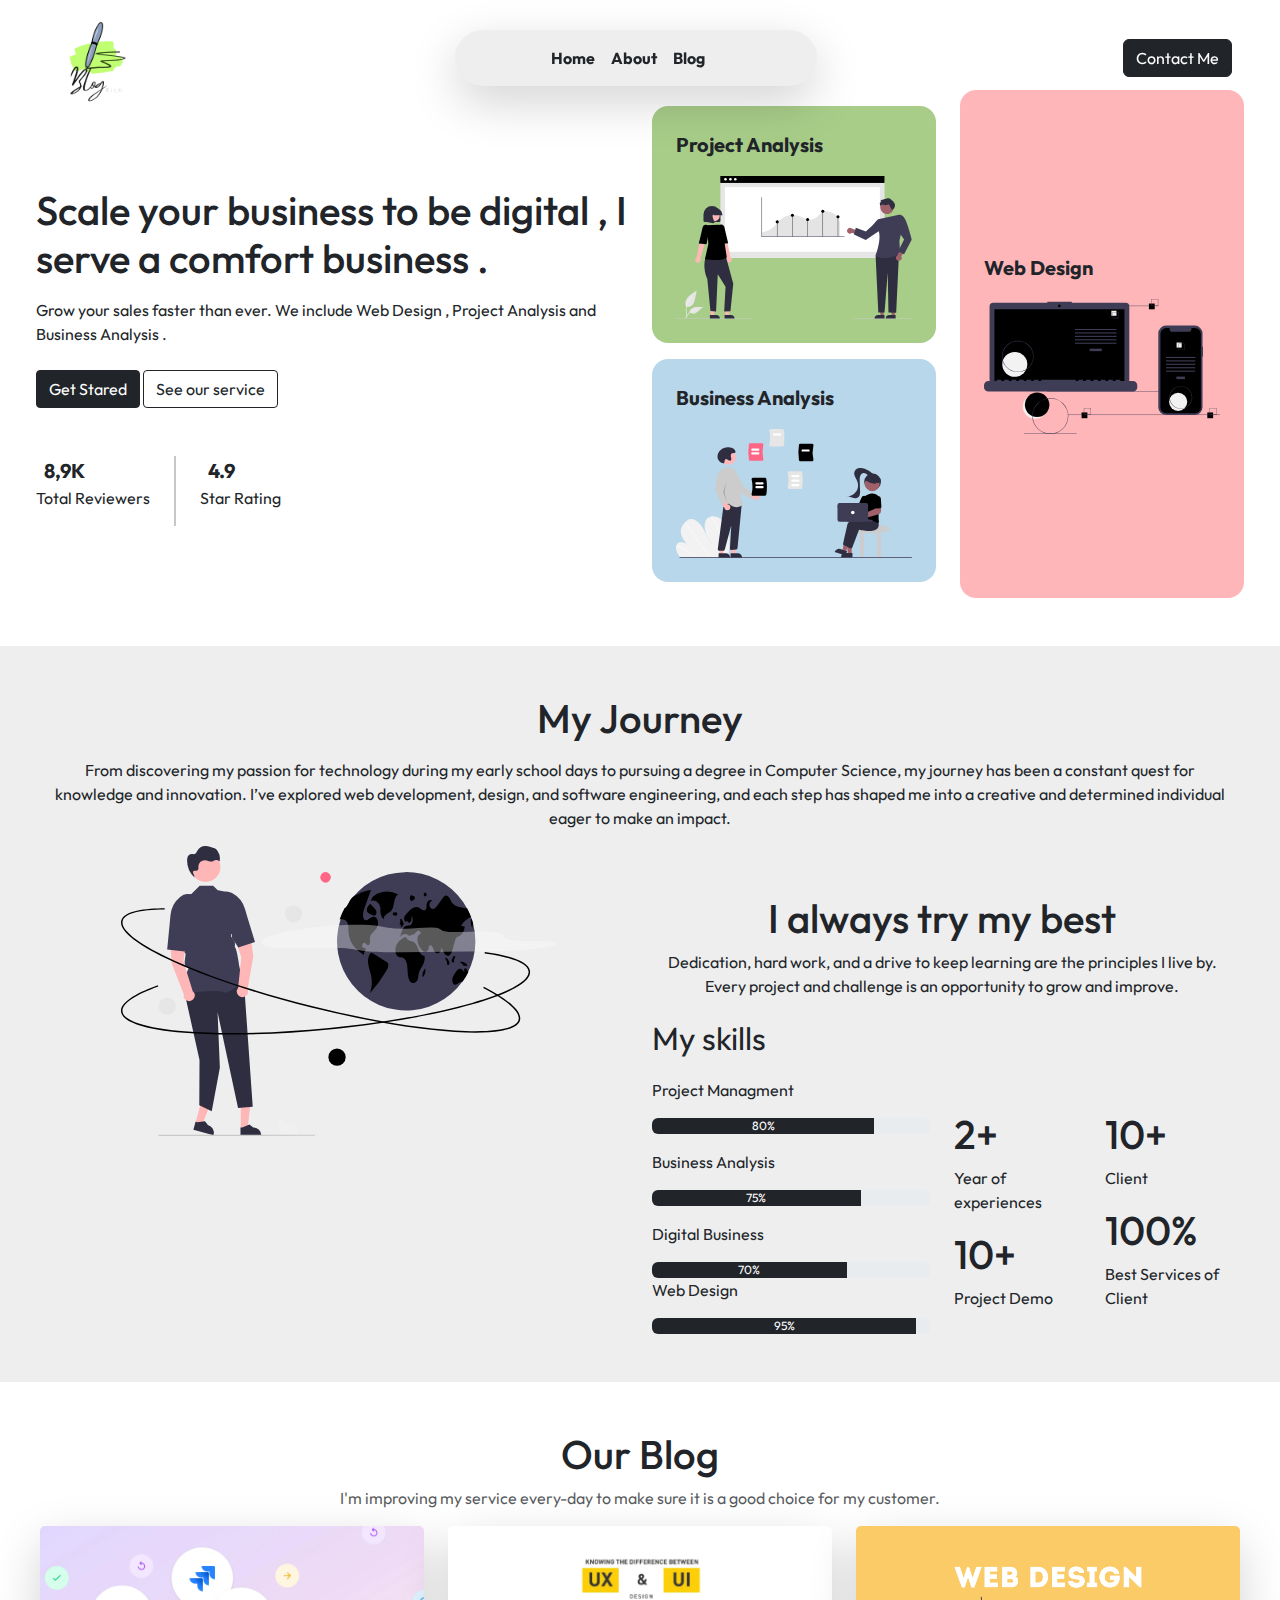
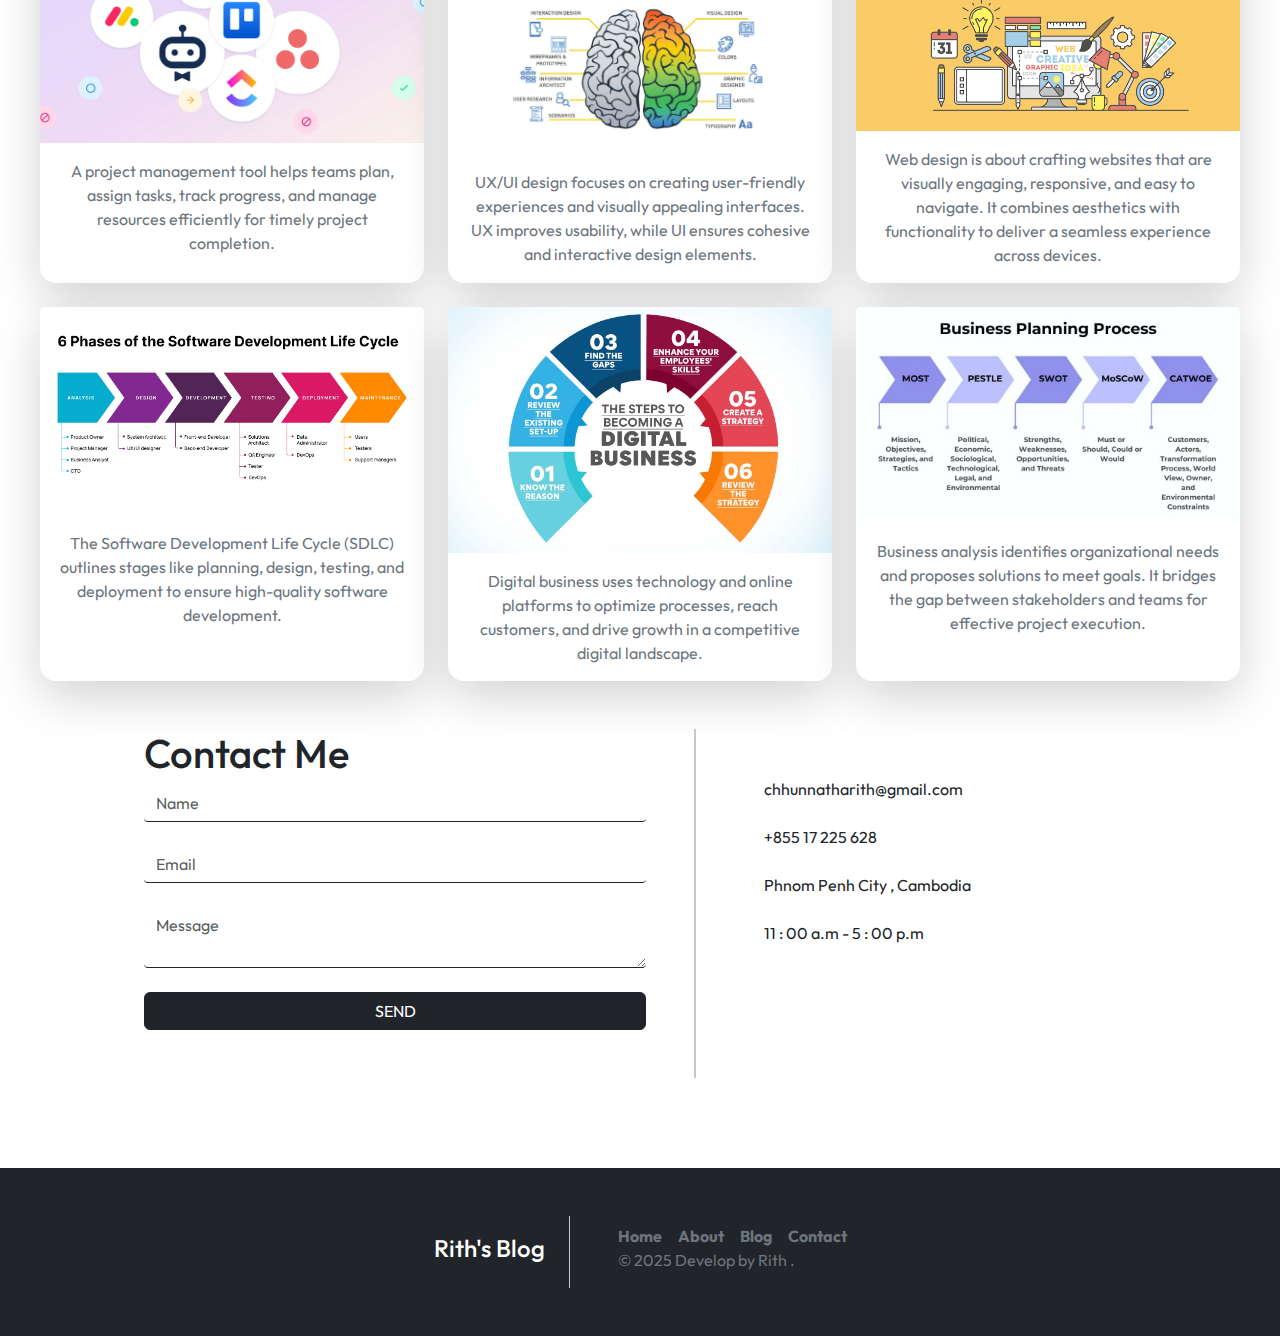
<file: Code/boostrap/blog-website/index.html>
<!DOCTYPE html>
<html lang="en">

<head>
    <meta charset="UTF-8">
    <meta name="viewport" content="width=device-width, initial-scale=1.0">
    <title>Blog 1990</title>
    <link rel="preconnect" href="https://fonts.googleapis.com">
    <link rel="preconnect" href="https://fonts.gstatic.com" crossorigin>
    <link href="https://fonts.googleapis.com/css2?family=Outfit:wght@100..900&display=swap" rel="stylesheet">
    <link rel="stylesheet" href="./index.css">
    <link rel="stylesheet" href="https://cdnjs.cloudflare.com/ajax/libs/font-awesome/6.7.1/css/all.min.css"
        integrity="sha512-5Hs3dF2AEPkpNAR7UiOHba+lRSJNeM2ECkwxUIxC1Q/FLycGTbNapWXB4tP889k5T5Ju8fs4b1P5z/iB4nMfSQ=="
        crossorigin="anonymous" referrerpolicy="no-referrer" />
    <link href="https://cdn.jsdelivr.net/npm/bootstrap@5.3.3/dist/css/bootstrap.min.css" rel="stylesheet"
        integrity="sha384-QWTKZyjpPEjISv5WaRU9OFeRpok6YctnYmDr5pNlyT2bRjXh0JMhjY6hW+ALEwIH" crossorigin="anonymous">
    <script src="https://cdn.jsdelivr.net/npm/bootstrap@5.3.3/dist/js/bootstrap.bundle.min.js"
        integrity="sha384-YvpcrYf0tY3lHB60NNkmXc5s9fDVZLESaAA55NDzOxhy9GkcIdslK1eN7N6jIeHz"
        crossorigin="anonymous"></script>
    <script src="index.js"></script>
</head>

<body>
    <div id="home" class="container-fluid-0 overflow-x-hidden">
        <nav class="navbar text-dark fixed-top px-lg-5 d-flex">
            <a href="#home">
                <img src="../blog-website/image/Blog-removebg-preview.png" alt="" style="width: 100px;">
            </a>
            <div style="background-color: #EEEEEE" ;
                class=" d-flex justify-content-center align-items-center border border-0 rounded-5 p-3 shadow-lg px-lg-5">
                <ul class="d-flex flex-row list-group px-lg-5">
                    <a href="#home" class="nav-link fw-bold">Home</a>
                    <a href="#about" class="nav-link fw-bold mx-3">About</a>
                    <a href="#blog" class="nav-link fw-bold me-3">Blog</a>
                    <a href="#contact" class="nav-link fw-bold d-lg-none d-sm-block">Contact</a>
                </ul>
            </div>
            <div>
                <a class="btn btn-dark d-none d-lg-block" href="#contact">Contact Me</a>
            </div>
        </nav>
        <main class="" style="padding: 7% 0%">
            <!-- home -->
            <div class="row mx-lg-4 mx-2">
                <div class="col-lg-6 col-md-12 mt-5 pt-5">
                    <h1>Scale your business to be digital , I serve a comfort business . </h1>
                    <p class="my-3">Grow your sales faster than ever. We include Web Design , Project Analysis and
                        Business
                        Analysis
                        .
                    </p>
                    <!-- btn group -->
                    <div class="mt-4">
                        <button class="btn btn-dark rounded-1">Get Stared</button>
                        <button class="btn btn-outline-dark rounded-1">See our service</button>
                    </div>
                    <div class="d-flex mt-5">
                        <div class="d-flex flex-column align-items-start">
                            <div class="d-flex align-items-center fs-5 fw-bold">
                                <i class="fa-regular fa-user"></i>
                                <p class="m-auto ms-2">8,9K</p>
                            </div>
                            <p>Total Reviewers</p>
                        </div>
                        <div class="border border-secondary-subtle mx-4"></div>
                        <div class="d-flex flex-column align-items-start">
                            <div class="d-flex align-items-center fs-5 fw-bold">
                                <i class="fa-solid fa-star-of-life"></i>
                                <p class="m-auto ms-2">4.9</p>
                            </div>
                            <p>Star Rating</p>
                        </div>
                    </div>
                </div>
                <div class="col-lg-6 col-md-12 col-sm-12">
                    <div class="row">
                        <div class="col-lg-6 col-md-6 col-sm-12">
                            <div class="row my-3">
                                <div class="col-12 mb-3">
                                    <div class="border-0 rounded-4 p-4" style="background-color: #A8CD89;">
                                        <p class="fw-bold fs-5 mb-3">Project Analysis</p>
                                        <img src="../blog-website/image/business.svg" alt="Project Analysis"
                                            class="w-100 img-fluid">
                                    </div>
                                </div>
                                <div class="col-12">
                                    <div class="border-0 rounded-4 p-4" style="background-color: #B9D7EA;">
                                        <p class="fw-bold fs-5 mb-3">Business Analysis</p>
                                        <img src="../blog-website/image/management.svg" alt="Business Analysis"
                                            class="w-100 img-fluid">
                                    </div>
                                </div>
                            </div>
                        </div>
                        <div class="col-lg-6 col-md-6 col-sm-12">
                            <div class="border-0 rounded-4 h-100 p-4 d-flex flex-column justify-content-center"
                                style="background-color: #FFB6B9;">
                                <p class="fw-bold fs-5 mb-3">Web Design</p>
                                <img src="../blog-website/image/website.svg" alt="Web Design" class="w-100">
                            </div>
                        </div>
                    </div>
                </div>
            </div>
            <!-- about me -->
            <div id="about" class="text-light my-5 position-relative ">
                <!-- bg about -->
                <!-- <div class="position-absolute w-100 z-n1 top-0" style="height: 30%; background-color: #393E46;"></div> -->
                <div class="row text-center text-dark p-5" style="background-color: #EEEEEE;">
                    <h1 class="mb-3">My Journey</h1>
                    <p class="">
                        From discovering my passion for technology during my early school days to pursuing a degree in
                        Computer Science, my journey has been a constant quest for knowledge and innovation. I’ve
                        explored web development, design, and software engineering, and each step has shaped me into a
                        creative and determined individual eager to make an impact.
                    </p>
                    <div class="col-lg-6">
                        <img src="../blog-website/image/journey.svg" alt="My Journey Image" class="img-fluid w-75">
                    </div>
                    <div class="col-lg-6 mt-5 text-dark">
                        <h1>I always try my best</h1>
                        <p>
                            Dedication, hard work, and a drive to keep learning are the principles I live by. Every
                            project
                            and challenge is an opportunity to grow and improve.
                        </p>
                        <div class="row text-start">
                            <div class="col-lg-6">
                                <p class="fs-2">My skills</p>
                                <div>
                                    <p>Project Managment </p>
                                    <div class="progress" role="progressbar" aria-label="Success example"
                                        aria-valuenow="25" aria-valuemin="0" aria-valuemax="100">

                                        <div class="progress-bar bg-dark text-white" style="width: 80%">80%</div>
                                    </div>
                                </div>
                                <div class="mt-3">
                                    <p>Business Analysis</p>
                                    <div class="progress" role="progressbar" aria-label="Success example"
                                        aria-valuenow="25" aria-valuemin="0" aria-valuemax="100">

                                        <div class="progress-bar bg-dark text-white" style="width: 75%">75%</div>
                                    </div>
                                </div>
                                <div class="mt-3">
                                    <p>Digital Business </p>
                                    <div class="progress" role="progressbar" aria-label="Success example"
                                        aria-valuenow="25" aria-valuemin="0" aria-valuemax="100">

                                        <div class="progress-bar bg-dark text-white" style="width: 70%">70%</div>
                                    </div>
                                </div>
                                <div>
                                    <p>Web Design </p>
                                    <div class="progress" role="progressbar" aria-label="Success example"
                                        aria-valuenow="25" aria-valuemin="0" aria-valuemax="100">

                                        <div class="progress-bar bg-dark text-white" style="width: 95%">95%</div>
                                    </div>
                                </div>
                            </div>
                            <div class="col-lg-6">
                                <div class="row mt-5 pt-5">
                                    <div class="col-6">
                                        <div>
                                            <h1>2+</h1>
                                            <p>Year of experiences</p>
                                        </div>
                                        <div>
                                            <h1>10+</h1>
                                            <p>Project Demo</p>
                                        </div>
                                    </div>
                                    <div class="col-6">
                                        <div>
                                            <h1>10+</h1>
                                            <p>Client</p>
                                        </div>
                                        <div>
                                            <h1>100%</h1>
                                            <p>Best Services of Client</p>
                                        </div>
                                    </div>
                                </div>
                            </div>
                        </div>
                    </div>
                </div>
            </div>

            <!-- Blog -->
            <div id="blog" class="row my-4 text-center justify-content-center mx-lg-3">
                <div class="px-5">
                    <h1 class="">Our Blog</h1>
                    <p class="text-body-secondary">I'm improving my service every-day to make sure it is a good
                        choice for my
                        customer.</p>
                </div>
                <div class="row justify-content-center">
                    <div class="col-lg-4 col-md-6 col-sm-12 d-flex justify-content-center mb-4">
                        <div class="card border border-0 shadow-lg rounded-4">
                            <img src="../blog-website/image/PTool.webp" class="card-img-top w-100 m-auto " alt="">
                            <div class="card-body">
                                <p class="card-text fs-6 text-secondary">A project management tool helps teams
                                    plan, assign
                                    tasks, track
                                    progress, and manage resources efficiently for timely
                                    project completion.</p>
                            </div>
                        </div>
                    </div>
                    <div class="col-lg-4 col-md-6 col-sm-12 d-flex justify-content-center mb-4">
                        <div class="card border border-0 shadow-lg rounded-4">
                            <img src="../blog-website/image/uxui.jpg" class="card-img-top w-100 m-auto " alt="">
                            <div class="card-body">
                                <p class="card-text fs-6 text-secondary">UX/UI design focuses on creating
                                    user-friendly
                                    experiences and
                                    visually appealing interfaces. UX improves usability,
                                    while UI ensures cohesive and interactive design elements.</p>
                            </div>
                        </div>
                    </div>
                    <div class="col-lg-4 col-md-6 col-sm-12 d-flex justify-content-center mb-4">
                        <div class="card border border-0 shadow-lg rounded-4">
                            <img src="../blog-website/image/webdesign.png" class="card-img-top w-100 m-auto " alt="">
                            <div class="card-body">
                                <p class="card-text fs-6 text-secondary">Web design is about crafting websites
                                    that are
                                    visually
                                    engaging,
                                    responsive, and easy to navigate. It combines
                                    aesthetics with functionality to deliver a seamless experience across devices.</p>
                            </div>
                        </div>
                    </div>
                    <div class="col-lg-4 col-md-6 col-sm-12 d-flex justify-content-center mb-4">
                        <div class="card border border-0 shadow-lg rounded-4">
                            <img src="../blog-website/image/sdlc.png" class="card-img-top w-100 m-auto " alt="">
                            <div class="card-body">
                                <p class="card-text fs-6 text-secondary">The Software Development Life Cycle
                                    (SDLC) outlines
                                    stages like
                                    planning, design, testing, and deployment to ensure
                                    high-quality software development.</p>
                            </div>
                        </div>
                    </div>
                    <div class="col-lg-4 col-md-6 col-sm-12 d-flex justify-content-center mb-4">
                        <div class="card border border-0 shadow-lg rounded-4">
                            <img src="../blog-website/image/digital.jpg" class="card-img-top w-100 m-auto " alt="">
                            <div class="card-body">
                                <p class="card-text fs-6 text-secondary">Digital business uses technology and
                                    online platforms
                                    to optimize
                                    processes, reach customers, and drive growth in a
                                    competitive digital landscape.</p>
                            </div>
                        </div>
                    </div>
                    <div class="col-lg-4 col-md-6 col-sm-12 d-flex justify-content-center mb-4">
                        <div class="card border border-0 shadow-lg rounded-4">
                            <img src="../blog-website/image/Bs.webp" class="card-img-top w-100 m-auto " alt="">
                            <div class="card-body">
                                <p class="card-text fs-6 text-secondary">Business analysis identifies
                                    organizational needs and
                                    proposes
                                    solutions to meet goals. It bridges the gap between
                                    stakeholders and teams for effective project execution.</p>
                            </div>
                        </div>
                    </div>

                </div>
            </div>
            <!-- Contact -->
            <div id="contact" class="position-relative row text-center ms-lg-5 ps-lg-5">
                <div class="col-lg-6 px-5 mb-5">
                    <h1 class="text-start">Contact Me</h1>
                    <input type="text"
                        class="form-control border-top-0 border-bottom-1 border-start-0 border-end-0 rounded-1 border-dark"
                        placeholder="Name">
                    <input type="text"
                        class="form-control border-top-0 border-bottom-1 border-start-0 border-end-0 rounded-1 border-dark my-4"
                        placeholder="Email">
                    <textarea
                        class="form-control border-top-0 border-bottom-1 border-start-0 border-end-0 rounded-1 border-dark mb-4"
                        placeholder="Message"></textarea>
                    <button class="btn btn-dark w-100 text-uppercase">Send</button>
                </div>

                <div
                    class="col-lg-6 border border-start border-2 border-secondary-subtle border-end-0 border-bottom-0 border-top-0">
                    <div class="text-dark p-5">
                        <div class="d-flex align-items-center">
                            <i class="fa-regular fa-envelope"></i>
                            <p class="m-auto ms-2">chhunnatharith@gmail.com</p>
                        </div>
                        <div class="d-flex align-items-center my-4">
                            <i class="fa-solid fa-phone"></i>
                            <p class="m-auto ms-2">+855 17 225 628</p>
                        </div>
                        <div class="d-flex align-items-center my-4">
                            <i class="fa-solid fa-building"></i>
                            <p class="m-auto ms-2">Phnom Penh City , Cambodia</p>
                        </div>
                        <div class="d-flex align-items-center">
                            <i class="fa-regular fa-clock"></i>
                            <p class="m-auto ms-2">11 : 00 a.m - 5 : 00 p.m</p>
                        </div>
                    </div>
                </div>
            </div>
        </main>
        <footer class="row">
            <div class="col-12">
                <div class="bg-dark d-flex justify-content-center text-white align-items-center p-5">
                    <h4 class="ms-4">Rith's Blog</h4>
                    <div
                        class="border border-start border-1 border-secondary-subtle border-end-0 border-bottom-0 border-top-0 mx-4 text-secondary ps-5">
                        <ul class="d-flex flex-row list-group mt-2 ">
                            <a href="#home" class="nav-link fw-bold">Home</a>
                            <a href="#about" class="nav-link fw-bold mx-3">About</a>
                            <a href="#blog" class="nav-link fw-bold me-3">Blog</a>
                            <a href="#contact" class="nav-link fw-bold">Contact</a>
                        </ul>
                        <div>
                            <p> © 2025 Develop by Rith . </p>
                        </div>
                    </div>
                </div>
            </div>

        </footer>
</body>

</html>
</file>
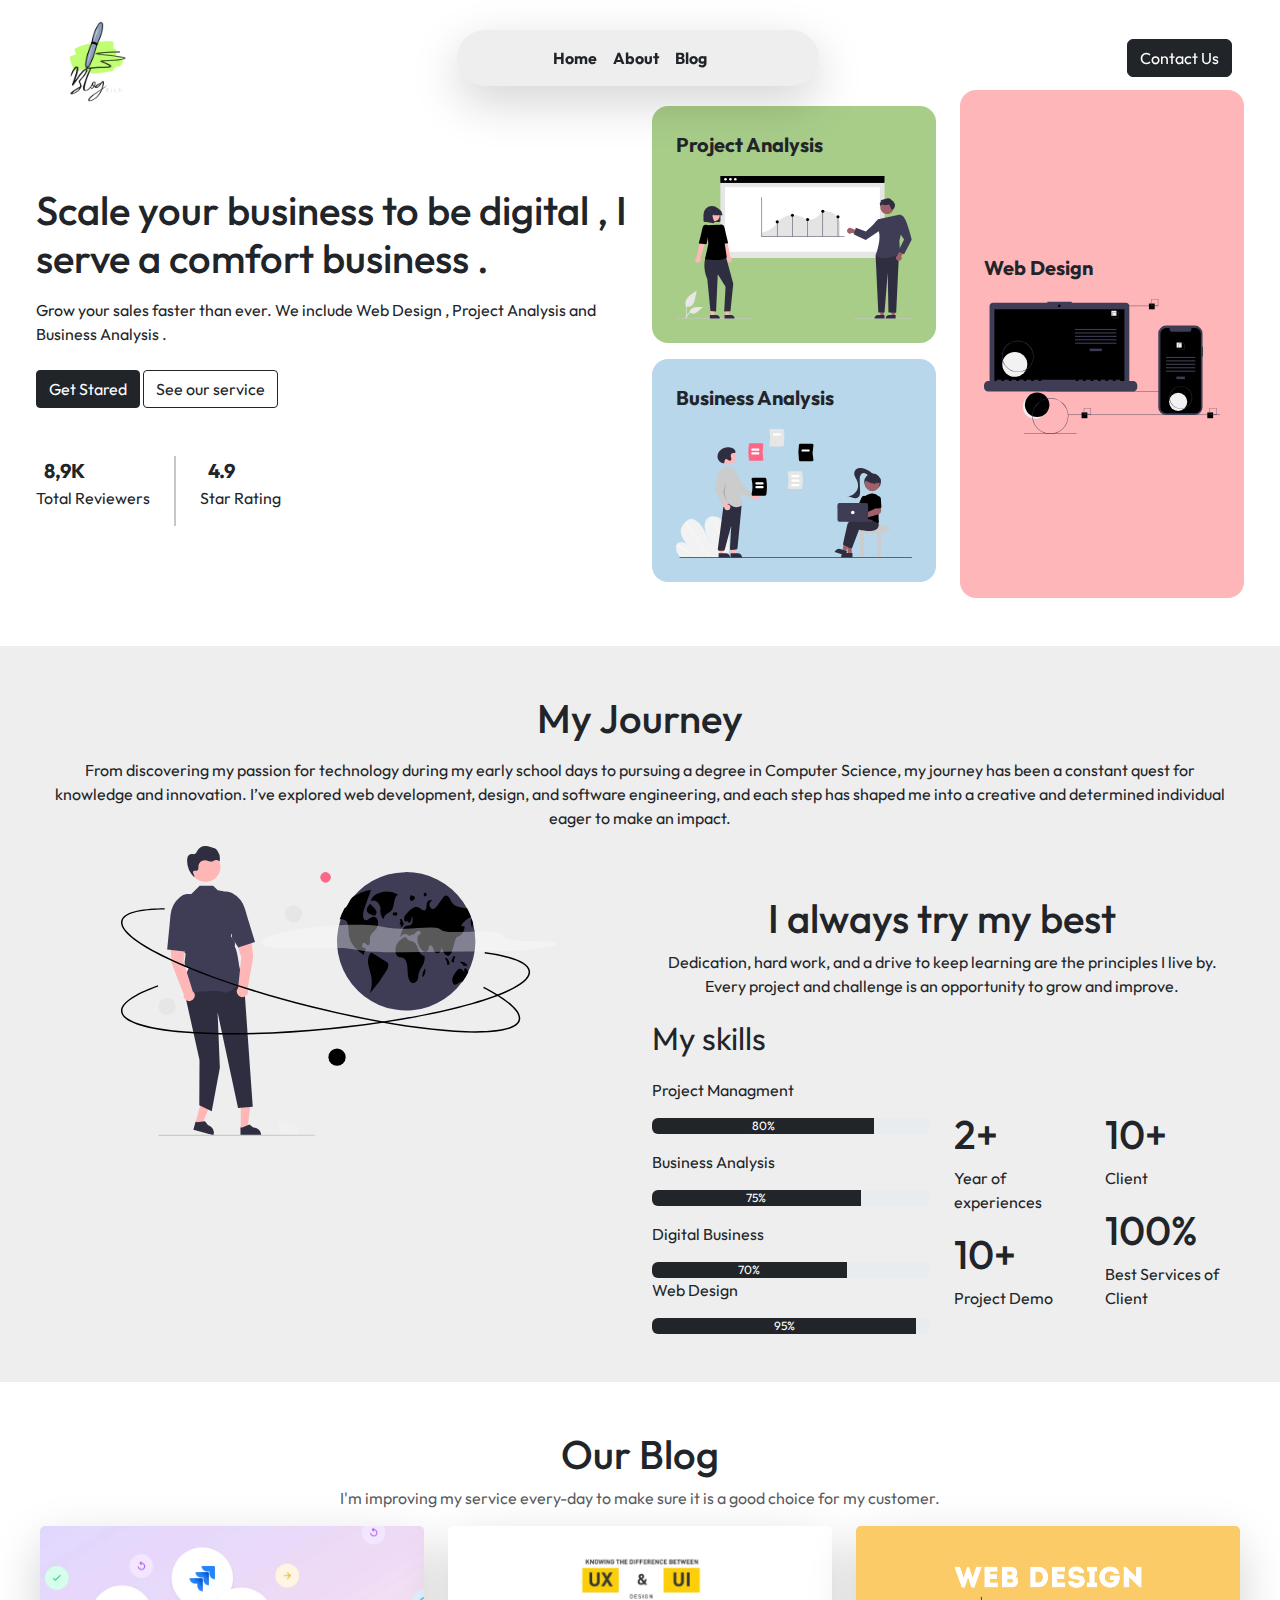
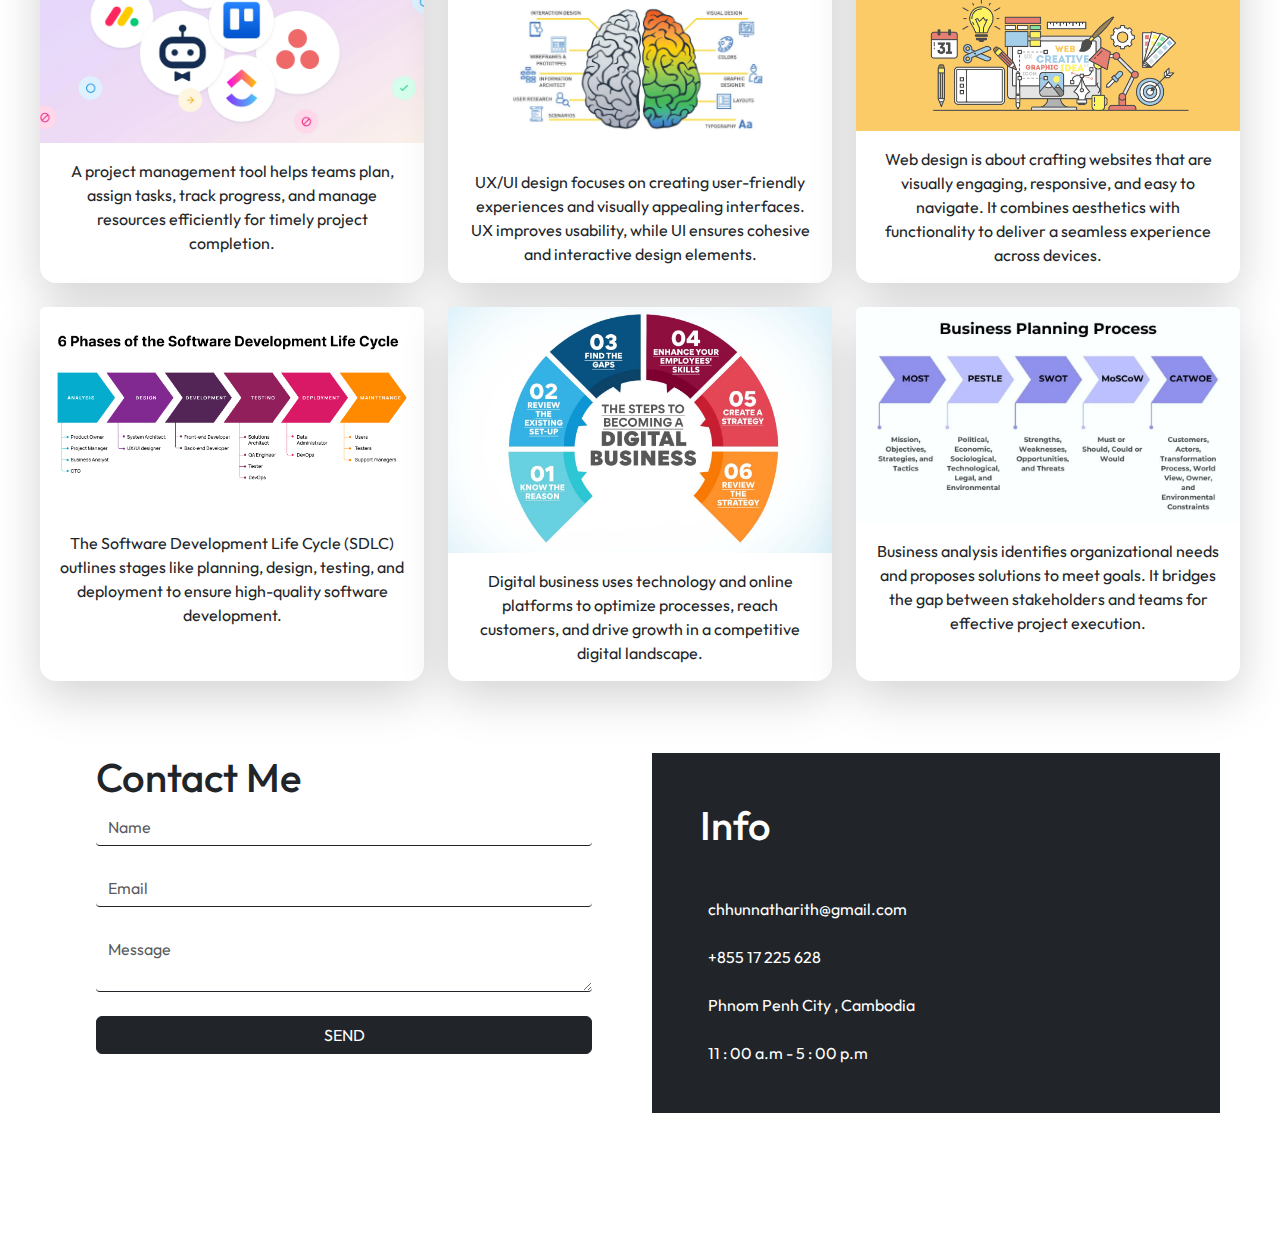
<file: Code/HTML/blog-website/index.html>
<!DOCTYPE html>
<html lang="en">

<head>
    <meta charset="UTF-8">
    <meta name="viewport" content="width=device-width, initial-scale=1.0">
    <title>Blog 1990</title>
    <link rel="preconnect" href="https://fonts.googleapis.com">
    <link rel="preconnect" href="https://fonts.gstatic.com" crossorigin>
    <link href="https://fonts.googleapis.com/css2?family=Outfit:wght@100..900&display=swap" rel="stylesheet">
    <link rel="stylesheet" href="./index.css">
    <link rel="stylesheet" href="https://cdnjs.cloudflare.com/ajax/libs/font-awesome/6.7.1/css/all.min.css"
        integrity="sha512-5Hs3dF2AEPkpNAR7UiOHba+lRSJNeM2ECkwxUIxC1Q/FLycGTbNapWXB4tP889k5T5Ju8fs4b1P5z/iB4nMfSQ=="
        crossorigin="anonymous" referrerpolicy="no-referrer" />
    <link href="https://cdn.jsdelivr.net/npm/bootstrap@5.3.3/dist/css/bootstrap.min.css" rel="stylesheet"
        integrity="sha384-QWTKZyjpPEjISv5WaRU9OFeRpok6YctnYmDr5pNlyT2bRjXh0JMhjY6hW+ALEwIH" crossorigin="anonymous">
    <script src="https://cdn.jsdelivr.net/npm/bootstrap@5.3.3/dist/js/bootstrap.bundle.min.js"
        integrity="sha384-YvpcrYf0tY3lHB60NNkmXc5s9fDVZLESaAA55NDzOxhy9GkcIdslK1eN7N6jIeHz"
        crossorigin="anonymous"></script>
    <script src="data.js"></script>
</head>

<body>
    <div id="home" class="container-fluid-0 overflow-x-hidden">
        <nav class="navbar text-dark fixed-top px-5 d-flex">
            <a href="#home">
                <img src="../../image/Blog-removebg-preview.png" alt="" style="width: 100px;">
            </a>
            <div style="background-color: #EEEEEE" ;
                class=" d-flex justify-content-center align-items-center border border-0 rounded-5 p-3 shadow-lg px-lg-5">
                <ul class="d-flex flex-row list-group px-lg-5">
                    <a href="#home" class="nav-link fw-bold">Home</a>
                    <a href="#about" class="nav-link fw-bold mx-3">About</a>
                    <a href="#blog" class="nav-link fw-bold me-3">Blog</a>
                    <a href="#contact" class="nav-link fw-bold d-lg-none d-sm-block">Contact</a>
                </ul>
            </div>
            <div>
                <a class="btn btn-dark d-none d-lg-block" href="#contact">Contact Us</a>
            </div>
        </nav>
        <main class="" style="padding: 7% 0%">
            <!-- home -->
            <div class="row mx-lg-4 mx-2">
                <div class="col-lg-6 col-md-12 mt-5 pt-5">
                    <h1>Scale your business to be digital , I serve a comfort business . </h1>
                    <p class="my-3">Grow your sales faster than ever. We include Web Design , Project Analysis and
                        Business
                        Analysis
                        .
                    </p>
                    <!-- btn group -->
                    <div class="mt-4">
                        <button class="btn btn-dark rounded-1">Get Stared</button>
                        <button class="btn btn-outline-dark rounded-1">See our service</button>
                    </div>
                    <div class="d-flex mt-5">
                        <div class="d-flex flex-column align-items-start">
                            <div class="d-flex align-items-center fs-5 fw-bold">
                                <i class="fa-regular fa-user"></i>
                                <p class="m-auto ms-2">8,9K</p>
                            </div>
                            <p>Total Reviewers</p>
                        </div>
                        <div class="border border-secondary-subtle mx-4"></div>
                        <div class="d-flex flex-column align-items-start">
                            <div class="d-flex align-items-center fs-5 fw-bold">
                                <i class="fa-solid fa-star-of-life"></i>
                                <p class="m-auto ms-2">4.9</p>
                            </div>
                            <p>Star Rating</p>
                        </div>
                    </div>
                </div>
                <div class="col-lg-6 col-md-12 col-sm-12">
                    <div class="row">
                        <div class="col-lg-6 col-md-12 col-sm-12">
                            <div class="row my-3">
                                <div class="col-12 mb-3">
                                    <div class="border-0 rounded-4 p-4" style="background-color: #A8CD89;">
                                        <p class="fw-bold fs-5 mb-3">Project Analysis</p>
                                        <img src="../../image/business.svg" alt="Project Analysis"
                                            class="w-100 img-fluid">
                                    </div>
                                </div>
                                <div class="col-12">
                                    <div class="border-0 rounded-4 p-4" style="background-color: #B9D7EA;">
                                        <p class="fw-bold fs-5 mb-3">Business Analysis</p>
                                        <img src="../../image/management.svg" alt="Business Analysis"
                                            class="w-100 img-fluid">
                                    </div>
                                </div>
                            </div>
                        </div>
                        <div class="col-lg-6 col-md-12 col-sm-12">
                            <div class="border-0 rounded-4 h-100 p-4 d-flex flex-column justify-content-center"
                                style="background-color: #FFB6B9;">
                                <p class="fw-bold fs-5 mb-3">Web Design</p>
                                <img src="../../image/website.svg" alt="Web Design" class="w-100">
                            </div>
                        </div>
                    </div>
                </div>

            </div>
            <!-- about me -->
            <div id="about" class="text-light my-5 position-relative ">
                <!-- bg about -->
                <!-- <div class="position-absolute w-100 z-n1 top-0" style="height: 30%; background-color: #393E46;"></div> -->
                <div class="row text-center text-dark p-5" style="background-color: #EEEEEE;">
                    <h1 class="mb-3">My Journey</h1>
                    <p class="">
                        From discovering my passion for technology during my early school days to pursuing a degree in
                        Computer Science, my journey has been a constant quest for knowledge and innovation. I’ve
                        explored web development, design, and software engineering, and each step has shaped me into a
                        creative and determined individual eager to make an impact.
                    </p>
                    <div class="col-lg-6">
                        <img src="../../image/journey.svg" alt="My Journey Image" class="img-fluid w-75">
                    </div>
                    <div class="col-lg-6 mt-5 text-dark">
                        <h1>I always try my best</h1>
                        <p>
                            Dedication, hard work, and a drive to keep learning are the principles I live by. Every
                            project
                            and challenge is an opportunity to grow and improve.
                        </p>
                        <div class="row text-start">
                            <div class="col-lg-6">
                                <p class="fs-2">My skills</p>
                                <div>
                                    <p>Project Managment </p>
                                    <div class="progress" role="progressbar" aria-label="Success example"
                                        aria-valuenow="25" aria-valuemin="0" aria-valuemax="100">

                                        <div class="progress-bar bg-dark text-white" style="width: 80%">80%</div>
                                    </div>
                                </div>
                                <div class="mt-3">
                                    <p>Business Analysis</p>
                                    <div class="progress" role="progressbar" aria-label="Success example"
                                        aria-valuenow="25" aria-valuemin="0" aria-valuemax="100">

                                        <div class="progress-bar bg-dark text-white" style="width: 75%">75%</div>
                                    </div>
                                </div>
                                <div class="mt-3">
                                    <p>Digital Business </p>
                                    <div class="progress" role="progressbar" aria-label="Success example"
                                        aria-valuenow="25" aria-valuemin="0" aria-valuemax="100">

                                        <div class="progress-bar bg-dark text-white" style="width: 70%">70%</div>
                                    </div>
                                </div>
                                <div>
                                    <p>Web Design </p>
                                    <div class="progress" role="progressbar" aria-label="Success example"
                                        aria-valuenow="25" aria-valuemin="0" aria-valuemax="100">

                                        <div class="progress-bar bg-dark text-white" style="width: 95%">95%</div>
                                    </div>
                                </div>
                            </div>
                            <div class="col-lg-6">
                                <div class="row mt-5 pt-5">
                                    <div class="col-6">
                                        <div>
                                            <h1>2+</h1>
                                            <p>Year of experiences</p>
                                        </div>
                                        <div>
                                            <h1>10+</h1>
                                            <p>Project Demo</p>
                                        </div>
                                    </div>
                                    <div class="col-6">
                                        <div>
                                            <h1>10+</h1>
                                            <p>Client</p>
                                        </div>
                                        <div>
                                            <h1>100%</h1>
                                            <p>Best Services of Client</p>
                                        </div>
                                    </div>
                                </div>
                            </div>
                        </div>
                    </div>
                </div>
            </div>

            <!-- Blog -->
            <div id="blog" class="row my-4 text-center justify-content-center mx-lg-3">
                <div class="px-5">
                    <h1 class="">Our Blog</h1>
                    <p class="text-body-secondary">I'm improving my service every-day to make sure it is a good
                        choice for my
                        customer.</p>
                </div>
                <div class="row justify-content-center">
                    <div class="col-lg-4 d-flex justify-content-center mb-4">
                        <div class="card border border-0 shadow-lg rounded-4">
                            <img src="../../image/PTool.webp" class="card-img-top w-100 m-auto " alt="">
                            <div class="card-body">
                                <p class="card-text">A project management tool helps teams plan, assign
                                    tasks, track
                                    progress, and manage resources efficiently for timely
                                    project completion.</p>
                            </div>
                        </div>
                    </div>
                    <div class="col-lg-4 d-flex justify-content-center mb-4">
                        <div class="card border border-0 shadow-lg rounded-4">
                            <img src="../../image/uxui.jpg" class="card-img-top w-100 m-auto " alt="">
                            <div class="card-body">
                                <p class="card-text">UX/UI design focuses on creating user-friendly
                                    experiences and
                                    visually appealing interfaces. UX improves usability,
                                    while UI ensures cohesive and interactive design elements.</p>
                            </div>
                        </div>
                    </div>
                    <div class="col-lg-4 d-flex justify-content-center mb-4">
                        <div class="card border border-0 shadow-lg rounded-4">
                            <img src="../../image/webdesign.png" class="card-img-top w-100 m-auto " alt="">
                            <div class="card-body">
                                <p class="card-text">Web design is about crafting websites that are
                                    visually
                                    engaging,
                                    responsive, and easy to navigate. It combines
                                    aesthetics with functionality to deliver a seamless experience across devices.</p>
                            </div>
                        </div>
                    </div>
                    <div class="col-lg-4 d-flex justify-content-center mb-4">
                        <div class="card border border-0 shadow-lg rounded-4">
                            <img src="../../image/sdlc.png" class="card-img-top w-100 m-auto " alt="">
                            <div class="card-body">
                                <p class="card-text">The Software Development Life Cycle (SDLC) outlines
                                    stages like
                                    planning, design, testing, and deployment to ensure
                                    high-quality software development.</p>
                            </div>
                        </div>
                    </div>
                    <div class="col-lg-4 d-flex justify-content-center mb-4">
                        <div class="card border border-0 shadow-lg rounded-4">
                            <img src="../../image/digital.jpg" class="card-img-top w-100 m-auto " alt="">
                            <div class="card-body">
                                <p class="card-text">Digital business uses technology and online platforms
                                    to optimize
                                    processes, reach customers, and drive growth in a
                                    competitive digital landscape.</p>
                            </div>
                        </div>
                    </div>
                    <div class="col-lg-4 d-flex justify-content-center mb-4">
                        <div class="card border border-0 shadow-lg rounded-4">
                            <img src="../../image/Bs.webp" class="card-img-top w-100 m-auto " alt="">
                            <div class="card-body">
                                <p class="card-text">Business analysis identifies organizational needs and
                                    proposes
                                    solutions to meet goals. It bridges the gap between
                                    stakeholders and teams for effective project execution.</p>
                            </div>
                        </div>
                    </div>

                </div>
            </div>
            <!-- Contact -->
            <div id="contact" class="position-relative row text-center m-5">
                <div class="col-lg-6 px-5 mb-5">
                    <h1 class="text-start">Contact Me</h1>
                    <input type="text"
                        class="form-control border-top-0 border-bottom-1 border-start-0 border-end-0 rounded-1 border-dark"
                        placeholder="Name">
                    <input type="text"
                        class="form-control border-top-0 border-bottom-1 border-start-0 border-end-0 rounded-1 border-dark my-4"
                        placeholder="Email">
                    <textarea
                        class="form-control border-top-0 border-bottom-1 border-start-0 border-end-0 rounded-1 border-dark mb-4"
                        placeholder="Message"></textarea>
                    <button class="btn btn-dark w-100 text-uppercase">Send</button>
                </div>
                <div class="col-lg-6">
                    <div class="bg-dark text-white text-start p-5">
                        <h1 class="mb-5">Info</h1>
                        <div class="d-flex align-items-center">
                            <i class="fa-regular fa-envelope"></i>
                            <p class="m-auto ms-2">chhunnatharith@gmail.com</p>
                        </div>
                        <div class="d-flex align-items-center my-4">
                            <i class="fa-solid fa-phone"></i>
                            <p class="m-auto ms-2">+855 17 225 628</p>
                        </div>
                        <div class="d-flex align-items-center my-4">
                            <i class="fa-solid fa-building"></i>
                            <p class="m-auto ms-2">Phnom Penh City , Cambodia</p>
                        </div>
                        <div class="d-flex align-items-center">
                            <i class="fa-regular fa-clock"></i>
                            <p class="m-auto ms-2">11 : 00 a.m - 5 : 00 p.m</p>
                        </div>
                    </div>
                </div>
            </div>
        </main>
</body>

</html>
</file>
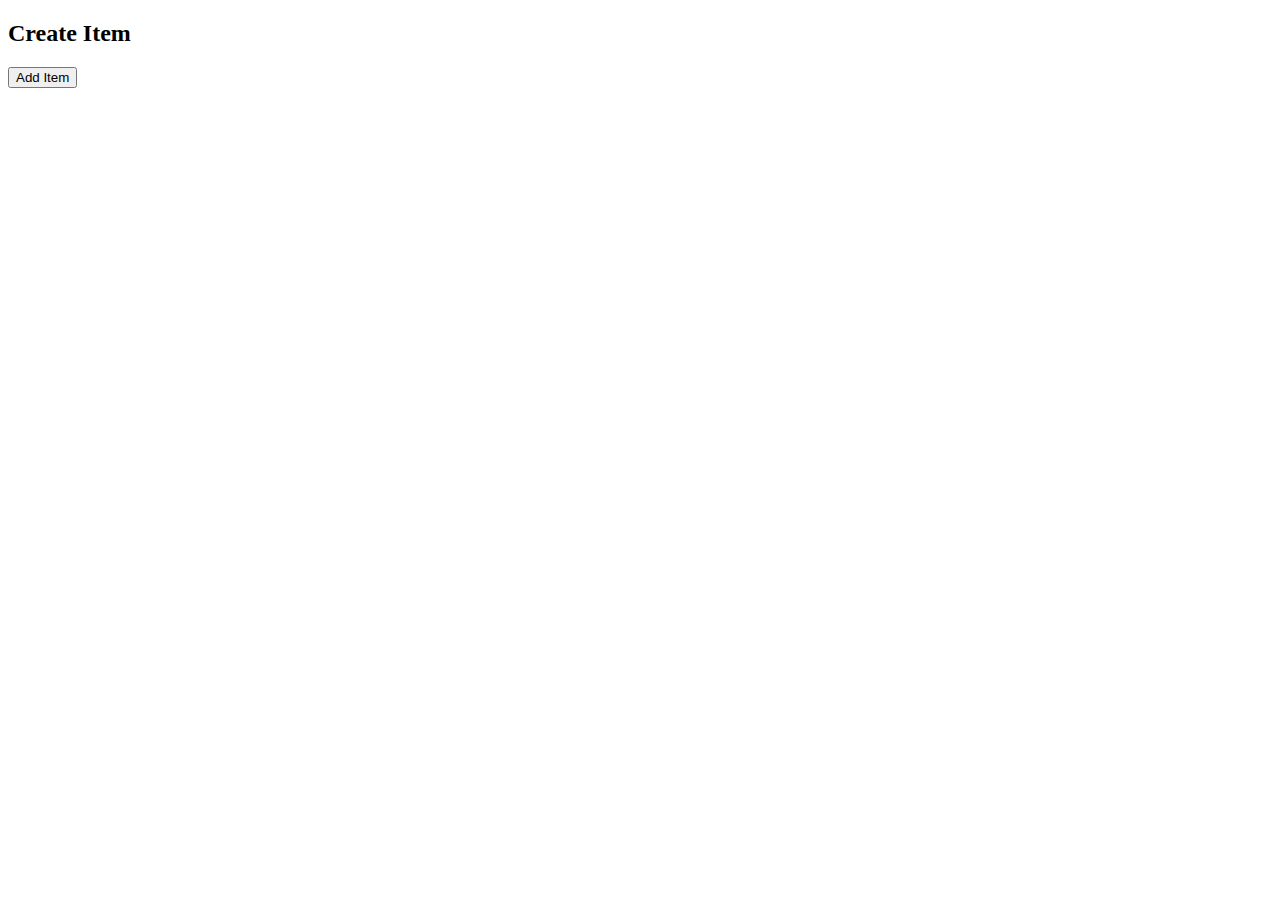
<file: Code/JS/DOM/demo1.html>
<!DOCTYPE html>
<html lang="en">

<head>
    <meta charset="UTF-8">
    <meta name="viewport" content="width=device-width, initial-scale=1.0">
    <title>DOM Demo</title>
    <style>
        .active {
            background-color: blue;
            color: white;
        }

        .hover {
            background-color: gray;
            cursor: pointer;
        }

        li {
            list-style: none;
        }
    </style>
</head>

<body>
    <div>
        <h2>Create Item</h2>
        <ul id="list">
            <!-- Items will be added here -->
        </ul>
        <button id="addBtn">Add Item</button>
    </div>
    <script>
        let itemCount = 0;

        // Function to create a new list item
        const createItem = () => {
            itemCount++;
            const newItem = document.createElement("li");
            newItem.textContent = "Item " + itemCount;
            return newItem;
        };

        // Function to add event listeners for hover and click
        const selectItem = (item) => {
            // Add hover events
            item.addEventListener("mouseover", () => {
                item.classList.add("hover");
            });

            item.addEventListener("mouseout", () => {
                item.classList.remove("hover");
            });

            // Add click event
            item.addEventListener("click", () => {
                // Remove 'active' class from all items
                document.querySelectorAll("li").forEach(el => el.classList.remove("active"));
                // Add 'active' class to the clicked item
                item.classList.add("active");
            });
        };

        // Event listener to add new items to the list
        document.getElementById("addBtn").addEventListener("click", () => {
            const newItem = createItem(); // Create a new item
            selectItem(newItem); // Add event listeners to the new item
            document.getElementById("list").appendChild(newItem); // Append the new item to the list
        });
    </script>
</body>

</html>
</file>
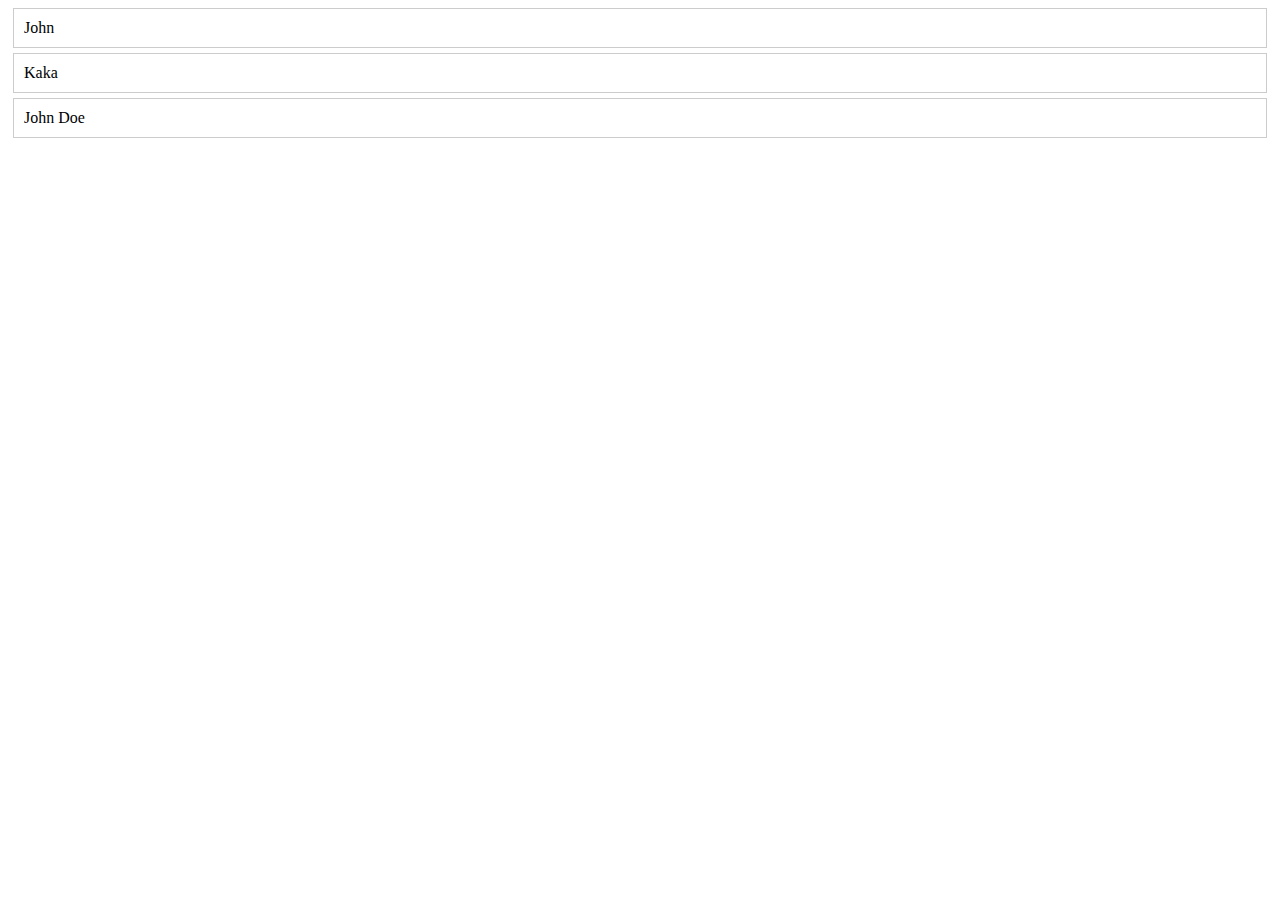
<file: Code/JS/DOM/demo2.html>
<!DOCTYPE html>
<html lang="en">

<head>
    <meta charset="UTF-8">
    <meta name="viewport" content="width=device-width, initial-scale=1.0">
    <title>Demo 2</title>
    <style>
        .student {
            padding: 10px;
            border: 1px solid #ccc;
            margin: 5px;
            cursor: pointer;
            transition: background-color 0.3s;
        }

        .student:hover {
            background-color: lightgray;
        }

        .student.active {
            background-color: blue;
            color: white;
        }
    </style>
</head>

<body>
    <div id="list"></div>

    <script>
        const studentData = [
            { id: 1, name: "John" },
            { id: 2, name: "Kaka" },
            { id: 3, name: "John Doe" }
        ];

        const listDiv = document.getElementById('list');

        function setActiveItem(id) {
            const items = document.querySelectorAll('.student');
            items.forEach(item => item.classList.remove('active')); // Remove active class from all items

            const activeItem = document.querySelector(`#item-${id}`);
            if (activeItem) {
                activeItem.classList.add('active'); // Add active class to the clicked item
            }
        }

        // Map studentData to create div elements
        studentData.forEach(student => {
            const div = document.createElement('div');
            div.id = `item-${student.id}`;
            div.textContent = student.name;
            div.className = 'student'; // Add the 'student' class for styling

            // Add click event to make it active
            div.addEventListener('click', () => setActiveItem(student.id));

            listDiv.appendChild(div);
        });
    </script>
</body>

</html>
</file>
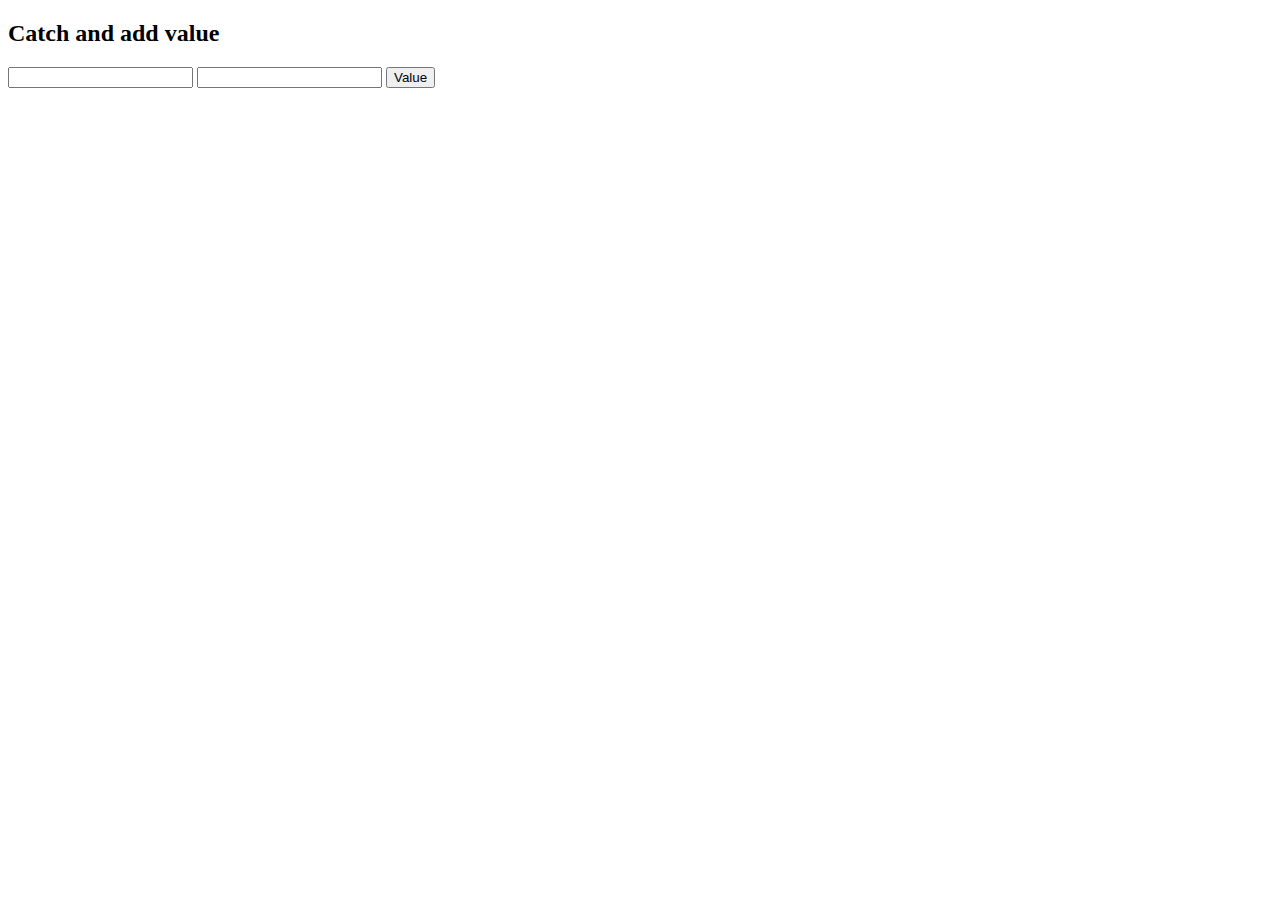
<file: Code/JS/DOM/demo3.html>
<!DOCTYPE html>
<html lang="en">

<head>
    <meta charset="UTF-8">
    <meta name="viewport" content="width=device-width, initial-scale=1.0">
    <title>Document</title>
</head>

<body>
    <h2>Catch and add value</h2>
    <input type="text" id="value1" />
    <input type="text" id="value2" />
    <button onclick="sumItem()"> Value</button>
    <p id="result"></p>
</body>
<script>
    const sumItem = () => {
        const value1 = Number(document.getElementById("value1").value);
        const value2 = Number(document.getElementById("value2").value);
        const resultSum = value1 + value2;
        // display data
        document.getElementById("result").innerHTML = "Result : " + resultSum;
        // chage color result
        document.getElementById("result").style.color = "red"
    }
</script>

</html>
</file>
<file: Code/boostrap/blog-website/index.css>
*{
   font-family: "Outfit", serif;
}
body{
   background-color: #FBFBFB;
}
.navbar-scrolled {
   background-color: #EEEEEE !important;
   /* Customize with your desired color */
   transition: background-color 0.3s ease;
   box-shadow: rgba(100, 100, 111, 0.2) 0px 7px 29px 0px;
}
</file>
<file: Code/HTML/blog-website/index.css>
*{
   font-family: "Outfit", serif;
}
body{
   background-color: #FBFBFB;
}
.navbar-scrolled {
   background-color: #EEEEEE !important;
   /* Customize with your desired color */
   transition: background-color 0.3s ease;
   box-shadow: rgba(100, 100, 111, 0.2) 0px 7px 29px 0px;
}
</file>
